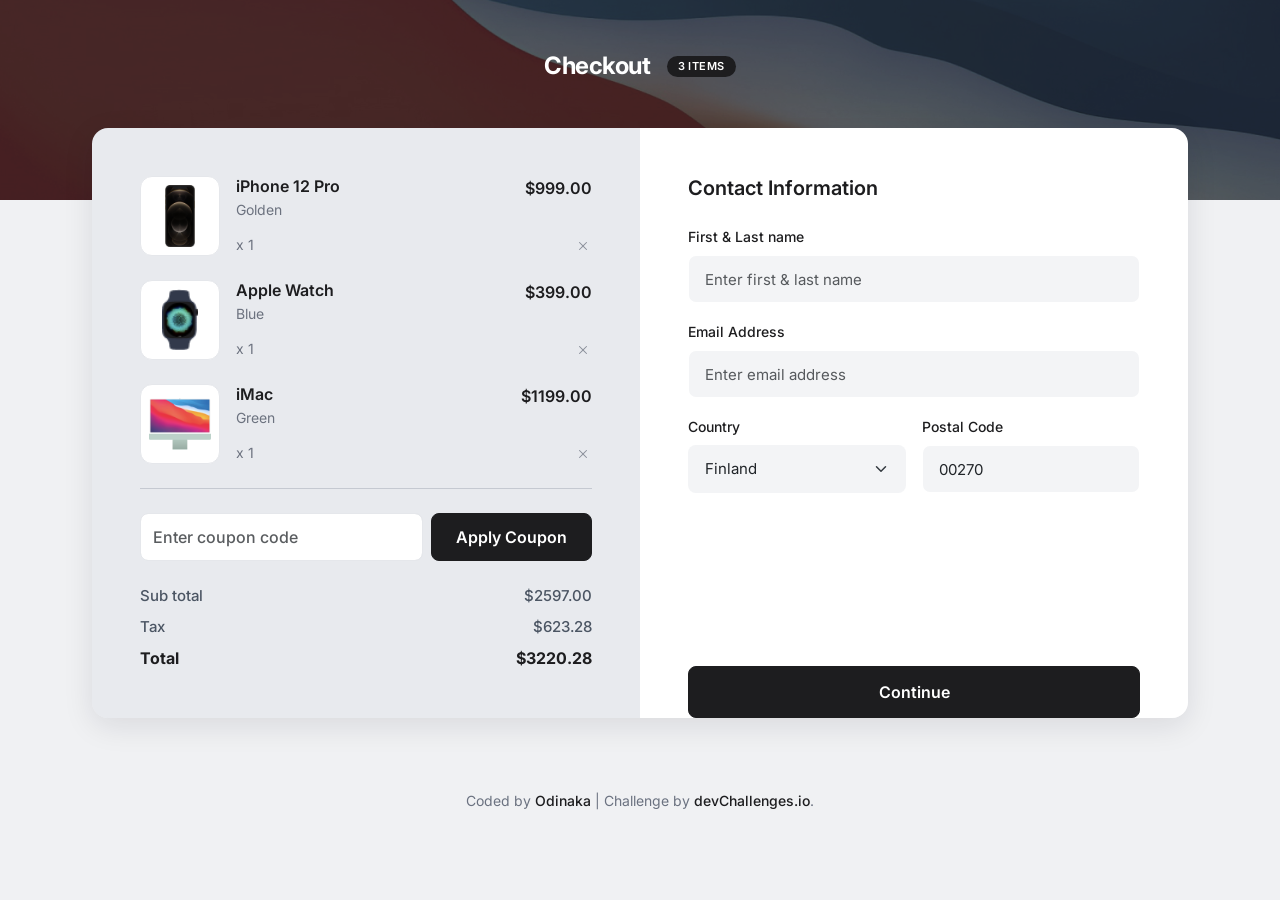
<file: index.html>
<!DOCTYPE html>

<html lang="en">
  <head>
    <meta charset="UTF-8" />
    <meta name="viewport" content="width=device-width, initial-scale=1.0" />
    <link rel="icon" href="resources/favicon.ico" type="image/x-icon" sizes="96x96" />
    <link rel="preconnect" href="https://fonts.googleapis.com" />
    <link rel="preconnect" href="https://fonts.gstatic.com" crossorigin />
    <link href="https://fonts.googleapis.com/css2?family=Inter:wght@400;500;600;700&display=swap" rel="stylesheet" />
    <link href="https://cdn.jsdelivr.net/npm/bootstrap@5.3.3/dist/css/bootstrap.min.css" rel="stylesheet" integrity="sha384-QWTKZyjpPEjISv5WaRU9OFeRpok6YctnYmDr5pNlyT2bRjXh0JMhjY6hW+ALEwIH" crossorigin="anonymous" />
    <link rel="stylesheet" href="style.css" />
    <title>Apple Shop Checkout | Bootstrap</title>
  </head>
  <body>
    <header class="header d-flex align-items-start justify-content-center gap-3">
      <h1 class="text-white fw-bold mb-0">Checkout</h1>
      <span class="badge rounded-pill bg-dark align-self-start mt-1">3 ITEMS</span>
    </header>

    <main class="container checkout-wrapper">
      <div class="row g-0 checkout-card shadow overflow-hidden rounded-4">
        <!-- Product Summary Section -->
        <section class="col-12 col-md-6 summary p-4 p-lg-5" aria-label="Order summary">
          <ul class="product-list list-unstyled d-flex flex-column gap-4 mb-0">
            <li class="product d-flex gap-3">
              <div class="product-image flex-shrink-0 d-flex align-items-center justify-content-center">
                <img src="resources/Gold.png" srcset="resources/Gold.png 1x, resources/Gold@2x.png 2x" alt="iPhone 12 Pro Golden" class="img-fluid" />
              </div>
              <div class="product-details flex-grow-1 d-flex flex-column">
                <div class="d-flex justify-content-between align-items-start gap-2">
                  <div>
                    <h2 class="product-name h6 fw-semibold mb-0">iPhone 12 Pro</h2>
                    <p class="product-color small mb-0">Golden</p>
                  </div>
                  <p class="product-price fw-semibold mb-0">$999.00</p>
                </div>
                <div class="d-flex justify-content-between align-items-center mt-auto pt-2">
                  <span class="product-qty small">x 1</span>
                  <button type="button" class="remove-btn border-0 bg-transparent p-0" aria-label="Remove iPhone 12 Pro">
                    <img src="resources/close-icon.svg" alt="" width="18" height="18" />
                  </button>
                </div>
              </div>
            </li>
            <li class="product d-flex gap-3">
              <div class="product-image flex-shrink-0 d-flex align-items-center justify-content-center">
                <img src="resources/Apple-watch.png" srcset="resources/Apple-watch.png 1x, resources/Apple-watchx2.png 2x" alt="Apple Watch Blue" class="img-fluid" />
              </div>
              <div class="product-details flex-grow-1 d-flex flex-column">
                <div class="d-flex justify-content-between align-items-start gap-2">
                  <div>
                    <h2 class="product-name h6 fw-semibold mb-0">Apple Watch</h2>
                    <p class="product-color small mb-0">Blue</p>
                  </div>
                  <p class="product-price fw-semibold mb-0">$399.00</p>
                </div>
                <div class="d-flex justify-content-between align-items-center mt-auto pt-2">
                  <span class="product-qty small">x 1</span>
                  <button type="button" class="remove-btn border-0 bg-transparent p-0" aria-label="Remove Apple Watch">
                    <img src="resources/close-icon.svg" alt="" width="18" height="18" />
                  </button>
                </div>
              </div>
            </li>
            <li class="product d-flex gap-3">
              <div class="product-image flex-shrink-0 d-flex align-items-center justify-content-center">
                <img src="resources/iMac.png" srcset="resources/iMac.png 1x, resources/iMac@2x.png 2x" alt="iMac Green" class="img-fluid" />
              </div>
              <div class="product-details flex-grow-1 d-flex flex-column">
                <div class="d-flex justify-content-between align-items-start gap-2">
                  <div>
                    <h2 class="product-name h6 fw-semibold mb-0">iMac</h2>
                    <p class="product-color small mb-0">Green</p>
                  </div>
                  <p class="product-price fw-semibold mb-0">$1199.00</p>
                </div>
                <div class="d-flex justify-content-between align-items-center mt-auto pt-2">
                  <span class="product-qty small">x 1</span>
                  <button type="button" class="remove-btn border-0 bg-transparent p-0" aria-label="Remove iMac">
                    <img src="resources/close-icon.svg" alt="" width="18" height="18" />
                  </button>
                </div>
              </div>
            </li>
          </ul>

          <hr class="divider my-4" />

          <form class="coupon-form d-flex flex-row gap-2 mb-4" onsubmit="return false;">
            <input type="text" name="coupon" class="form-control coupon-input" placeholder="Enter coupon code" aria-label="Coupon code" />
            <button type="submit" class="btn btn-dark coupon-btn fw-semibold px-3 px-sm-4">Apply Coupon</button>
          </form>

          <div class="totals d-flex flex-column gap-2">
            <div class="d-flex justify-content-between total-row">
              <span>Sub total</span>
              <span>$2597.00</span>
            </div>
            <div class="d-flex justify-content-between total-row">
              <span>Tax</span>
              <span>$623.28</span>
            </div>
            <div class="d-flex justify-content-between total-row total-final fw-bold">
              <span>Total</span>
              <span>$3220.28</span>
            </div>
          </div>
        </section>

        <!-- Contact Form Section -->
        <section class="col-12 col-md-6 contact p-4 p-lg-5 bg-white" aria-label="Contact information">
          <h2 class="contact-title h5 fw-semibold mb-4">Contact Information</h2>
          <form class="contact-form d-flex flex-column h-100" onsubmit="return false;">
            <div class="mb-3">
              <label for="name" class="form-label small fw-medium">First &amp; Last name</label>
              <input type="text" class="form-control custom-input" id="name" name="name" placeholder="Enter first &amp; last name" required autocomplete="name" />
            </div>
            <div class="mb-3">
              <label for="email" class="form-label small fw-medium">Email Address</label>
              <input type="email" class="form-control custom-input" id="email" name="email" placeholder="Enter email address" required autocomplete="email" />
            </div>
            <div class="row g-3 mb-4">
              <div class="col-6">
                <label for="country" class="form-label small fw-medium">Country</label>
                <select id="country" name="country" class="form-select custom-input" required>
                  <option value="Finland" selected>Finland</option>
                  <option value="United States">United States</option>
                  <option value="United Kingdom">United Kingdom</option>
                  <option value="Germany">Germany</option>
                  <option value="Canada">Canada</option>
                  <option value="Australia">Australia</option>
                </select>
              </div>
              <div class="col-6">
                <label for="postal" class="form-label small fw-medium">Postal Code</label>
                <input type="text" class="form-control custom-input" id="postal" name="postal" placeholder="00270" value="00270" required autocomplete="postal-code" />
              </div>
            </div>
            <button type="submit" class="btn btn-dark continue-btn w-100 fw-semibold mt-auto">Continue</button>
          </form>
        </section>
      </div>
    </main>

    <footer class="author-info text-center py-4">
      Coded by <a href="#" class="text-decoration-none fw-medium"> Odinaka </a> | Challenge by
      <a href="https://www.devchallenges.io?ref=challenge" target="_blank" rel="noopener" class="text-decoration-none fw-medium">devChallenges.io</a>.
    </footer>

    <script src="https://cdn.jsdelivr.net/npm/bootstrap@5.3.3/dist/js/bootstrap.bundle.min.js" integrity="sha384-YvpcrYf0tY3lHB60NNkmXc5s9fDVZLESaAA55NDzOxhy9GkcIdslK1eN7N6jIeHz" crossorigin="anonymous"></script>
  </body>
</html>
</file>
<file: style.css>
:root {
  --color-dark: #1d1d1f;
  --color-gray-dark: #4b5563;
  --color-gray-mid: #6c727f;
  --color-summary-bg: #e8eaee;
  --color-input-bg: #f3f4f6;
  --font: "Inter", system-ui, -apple-system, BlinkMacSystemFont, sans-serif;
}

body {
  font-family: var(--font);
  background-color: #f0f1f3;
  color: var(--color-dark);
  min-height: 100vh;
  -webkit-font-smoothing: antialiased;
}

/* Header with background */
.header {
  background-color: #1e2a3a;
  background-image: url("./resources/background-image.png");
  background-size: cover;
  background-position: center top;
  background-repeat: no-repeat;
  height: 200px;
  padding-top: 52px;
}

.header h1 {
  font-size: 1.5rem;
  letter-spacing: -0.02em;
}

.header .badge {
  font-size: 0.6875rem;
  font-weight: 600;
  letter-spacing: 0.04em;
  padding: 5px 11px;
  background-color: var(--color-dark) !important;
}

/* Checkout card positioning */
.checkout-wrapper {
  margin-top: -72px;
  margin-bottom: 48px;
  max-width: 1080px;
  position: relative;
  z-index: 1;
}

.checkout-card {
  box-shadow: 0 8px 30px rgba(17, 23, 41, 0.1) !important;
  border-radius: 16px !important;
  overflow: hidden;
}

/* Summary section */
.summary {
  background-color: var(--color-summary-bg);
}

.product-image {
  width: 80px;
  height: 80px;
  background-color: #fff;
  border-radius: 12px;
  border: 1px solid #e5e7eb;
  padding: 8px;
  overflow: hidden;
}

.product-image img {
  width: 100%;
  height: 100%;
  object-fit: contain;
}

.product-name {
  font-size: 1rem;
  color: var(--color-dark);
  line-height: 1.3;
}

.product-color {
  color: var(--color-gray-mid);
  margin-top: 2px;
}

.product-price {
  font-size: 1rem;
  color: var(--color-dark);
  white-space: nowrap;
}

.product-qty {
  color: var(--color-gray-mid);
}

.remove-btn {
  opacity: 0.75;
  transition: opacity 0.2s;
}

.remove-btn:hover {
  opacity: 1;
}

.divider {
  border: none;
  border-top: 1px solid #c5c9d1;
  opacity: 1;
  margin: 28px 0 22px;
}

/* Coupon – keep side-by-side on all sizes */
.coupon-input {
  height: 48px;
  font-weight: 500;
  border-radius: 8px;
  border: 1px solid #e5e7eb;
  background-color: #fff;
}

.coupon-input:focus {
  border-color: var(--color-dark);
  box-shadow: none;
}

.coupon-btn {
  height: 48px;
  border-radius: 8px;
  background-color: var(--color-dark);
  border-color: var(--color-dark);
  white-space: nowrap;
  flex-shrink: 0;
}

.coupon-btn:hover {
  background-color: #333;
  border-color: #333;
}

/* Totals */
.total-row {
  font-size: 0.9375rem;
  font-weight: 500;
  color: var(--color-gray-dark);
}

.total-final {
  font-size: 1rem;
  color: var(--color-dark);
}

/* Contact form */
.contact-title {
  color: var(--color-dark);
}

.form-label {
  color: var(--color-dark);
  margin-bottom: 0.5rem;
}

.custom-input {
  height: 48px;
  background-color: var(--color-input-bg);
  border: 1px solid transparent;
  border-radius: 8px;
  font-size: 0.9375rem;
  padding: 0 16px;
}

.custom-input:focus {
  background-color: #fff;
  border-color: var(--color-dark);
  box-shadow: none;
}

.form-select.custom-input {
  background-position: right 16px center;
  padding-right: 40px;
}

.continue-btn {
  height: 52px;
  border-radius: 8px;
  background-color: var(--color-dark);
  border-color: var(--color-dark);
  font-size: 1rem;
}

.continue-btn:hover {
  background-color: #333;
  border-color: #333;
}

/* Footer */
.author-info {
  font-size: 0.875rem;
  color: #6b7280;
}

.author-info a {
  color: var(--color-dark);
}

/* Responsive – stack sections below md (768px), but keep form rows horizontal */
@media (max-width: 767.98px) {
  .checkout-wrapper {
    margin-top: -56px;
    max-width: 480px;
  }

  .header {
    height: 170px;
    padding-top: 44px;
  }

  .product-image {
    width: 72px;
    height: 72px;
  }
}

@media (max-width: 420px) {
  .header {
    height: 150px;
    padding-top: 40px;
  }

  .header h1 {
    font-size: 1.375rem;
  }

  .checkout-wrapper {
    margin-top: -48px;
    margin-bottom: 32px;
    padding-left: 16px;
    padding-right: 16px;
  }

  .product-image {
    width: 64px;
    height: 64px;
    padding: 6px;
  }

  .product-name,
  .product-price {
    font-size: 0.9375rem;
  }

  .coupon-btn {
    padding-left: 14px;
    padding-right: 14px;
    font-size: 0.875rem;
  }
}

@media (min-width: 1200px) {
  .checkout-wrapper {
    max-width: 1120px;
  }
}
</file>
